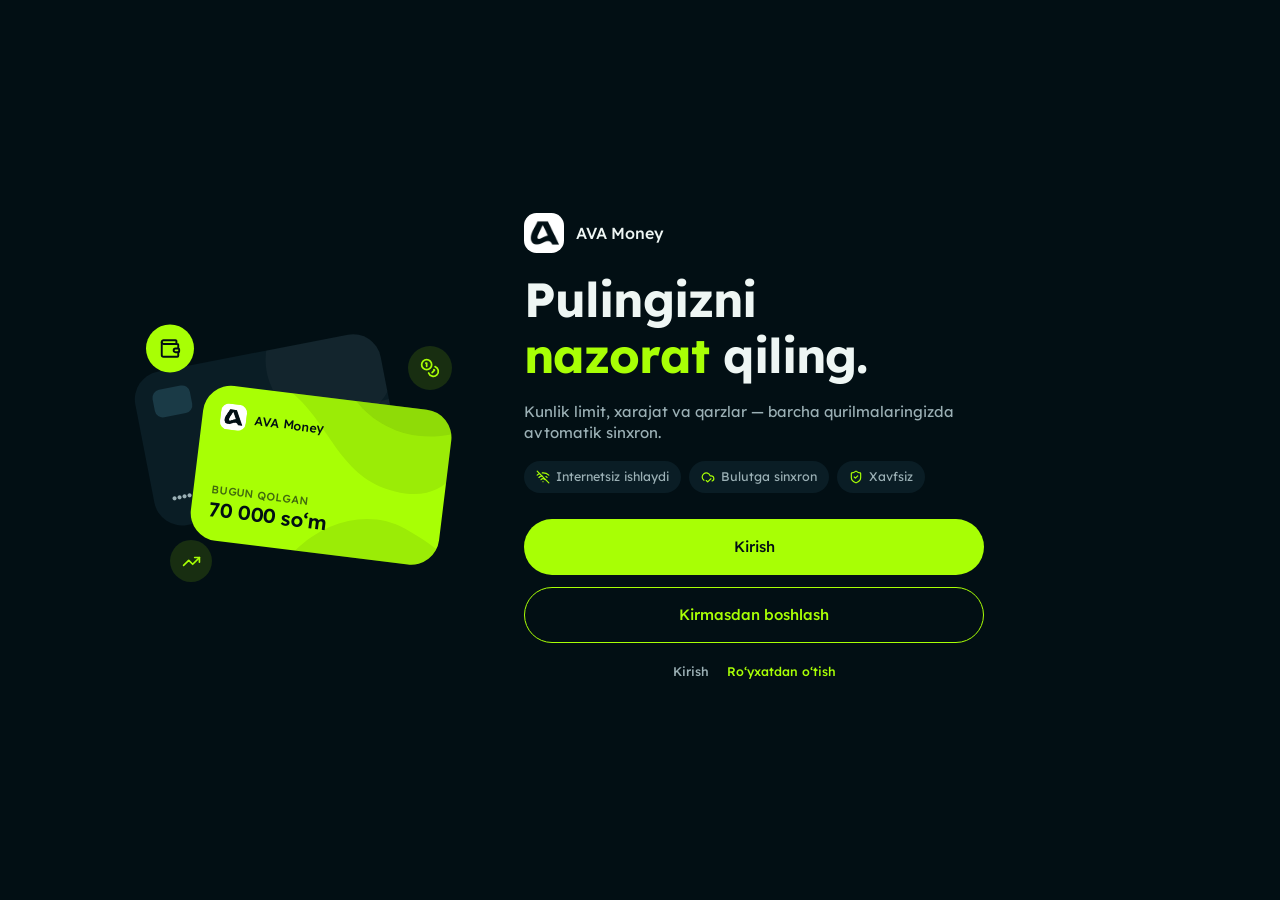
<file: index.html>
<!doctype html>
<html lang="uz">
  <head>
    <meta charset="UTF-8" />
    <meta name="viewport" content="width=device-width, initial-scale=1, maximum-scale=1, user-scalable=no, viewport-fit=cover" />
    <meta name="theme-color" content="#020F14" />
    <link rel="icon" type="image/png" href="./favicon.png" />
    <link rel="apple-touch-icon" href="./apple-touch-icon.png" />
    <title>AVA Money</title>
    <script src="https://telegram.org/js/telegram-web-app.js"></script>
    <style>
      @font-face { font-family: 'Lexend-Regular'; src: url('./fonts/Lexend-Regular.ttf') format('truetype'); font-display: swap; }
      @font-face { font-family: 'Lexend-Medium'; src: url('./fonts/Lexend-Medium.ttf') format('truetype'); font-display: swap; }
      @font-face { font-family: 'Lexend-SemiBold'; src: url('./fonts/Lexend-SemiBold.ttf') format('truetype'); font-display: swap; }
      @font-face { font-family: 'Lexend-Bold'; src: url('./fonts/Lexend-Bold.ttf') format('truetype'); font-display: swap; }
      html, body, #root { height: 100%; margin: 0; background: #020F14; }
      body { overflow: hidden; overscroll-behavior: none; -webkit-tap-highlight-color: transparent; -webkit-text-size-adjust: 100%; font-family: 'Lexend-Regular', system-ui, sans-serif; }
      #root { display: flex; flex-direction: column; }
      input, textarea { font-family: inherit; }
      /* Brauzerning o'z fokus ramkasi kerak emas: maydon konteynerining o'z fokus chegarasi bor. */
      input, textarea, select, [contenteditable] { outline: none !important; box-shadow: none; -webkit-tap-highlight-color: transparent; }
      input:focus, textarea:focus { outline: none !important; }
      /* Tugmalar (Pressable → [role=button], [tabindex]) bosilganda brauzer chegarasi chiqmasin. */
      button:focus, [role]:focus, [tabindex]:focus, *:focus-visible { outline: none !important; }
    </style>
    <script type="module" crossorigin src="./assets/index-BwDxp-a3.js"></script>
  </head>
  <body>
    <div id="root"></div>
  </body>
</html>
</file>
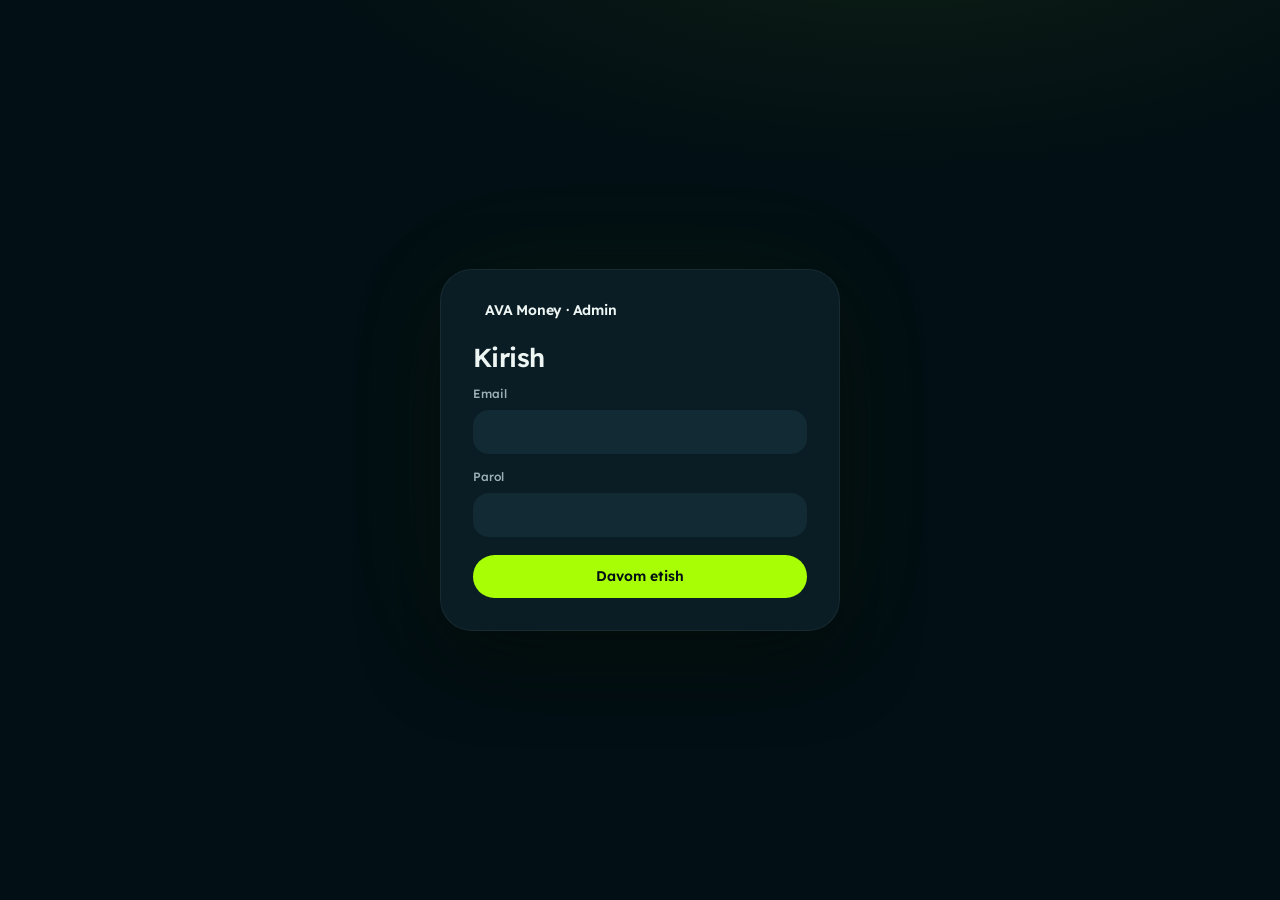
<file: admin/index.html>
<!doctype html>
<html lang="uz">
  <head>
    <meta charset="UTF-8" />
    <meta name="viewport" content="width=device-width, initial-scale=1" />
    <meta name="robots" content="noindex, nofollow" />
    <meta name="color-scheme" content="dark" />
    <meta name="theme-color" content="#020F14" />
    <title>AVA Money · Admin</title>
    <script type="module" crossorigin src="./assets/index-DhdRHr1i.js"></script>
    <link rel="stylesheet" crossorigin href="./assets/index-CdCyphTm.css">
      <meta http-equiv="Content-Security-Policy" content="default-src 'self'; script-src 'self'; style-src 'self' 'unsafe-inline'; img-src 'self' data:; connect-src 'self' https://*.supabase.co; base-uri 'none'; form-action 'self'; frame-ancestors 'none'" />
  </head>
  <body>
    <div id="root"></div>
  </body>
</html>
</file>
<file: admin/assets/index-CdCyphTm.css>
@font-face{font-family:Lexend;font-weight:400;font-display:swap;src:url(./Lexend-Regular-peUU6jwM.ttf) format("truetype")}@font-face{font-family:Lexend;font-weight:500;font-display:swap;src:url(./Lexend-Medium-B4Ng5Mcm.ttf) format("truetype")}@font-face{font-family:Lexend;font-weight:600;font-display:swap;src:url(./Lexend-SemiBold-B1FI2Xqt.ttf) format("truetype")}@font-face{font-family:Lexend;font-weight:700;font-display:swap;src:url(./Lexend-Bold-BHD1AiDd.ttf) format("truetype")}:root{--bg: #020f14;--surface: #0a1d25;--surface-2: #112a34;--surface-3: #1a3a46;--border: rgba(255, 255, 255, .06);--text: #eef6f4;--muted: #9bb0b5;--faint: #647c83;--accent: #a8ff05;--accent-press: #92e300;--accent-soft: rgba(168, 255, 5, .13);--ink: #020f14;--danger: #ff6b5b;--danger-soft: rgba(255, 107, 91, .14);--warn: #ffd27a;--warn-soft: rgba(255, 210, 122, .14);--radius: 24px;--radius-sm: 16px;font-family:Lexend,system-ui,-apple-system,Segoe UI,Roboto,sans-serif;color-scheme:dark}*{box-sizing:border-box}html,body,#root{min-height:100%;height:100%}body{margin:0;color:var(--text);font-size:14px;line-height:1.5;background:var(--bg) radial-gradient(900px 420px at 70% -120px,rgba(168,255,5,.07),transparent 70%) no-repeat;background-attachment:fixed;-webkit-font-smoothing:antialiased}h1{font-size:26px;font-weight:600;margin:0 0 12px;letter-spacing:-.6px;line-height:1.2}h2{font-size:17px;font-weight:600;margin:0 0 12px;letter-spacing:-.2px}strong{font-weight:600}a{color:var(--accent);text-decoration:none}code{background:var(--surface-2);padding:2px 8px;border-radius:8px;font-size:12px;word-break:break-all}.muted{color:var(--muted)}.small{font-size:12px}.error{color:var(--danger);margin:12px 0 0}:focus-visible{outline:2px solid rgba(168,255,5,.55);outline-offset:2px}.brand{display:flex;align-items:center;gap:12px;font-weight:600;letter-spacing:-.2px;line-height:1.15}.brand small{display:block;color:var(--faint);font-weight:500;font-size:11px;letter-spacing:.04em;text-transform:uppercase}.brand-mark{width:38px;height:38px;border-radius:13px;background:var(--accent);color:var(--ink);display:grid;place-items:center;font-weight:700;font-size:18px}.btn{border:0;border-radius:999px;padding:11px 20px;background:var(--surface-2);color:var(--text);font:inherit;font-weight:500;cursor:pointer;transition:background .15s,transform .08s}.btn:hover{background:var(--surface-3)}.btn:active{transform:scale(.98)}.btn.primary{background:var(--accent);color:var(--ink);font-weight:600}.btn.primary:hover{background:var(--accent-press)}.btn.danger{background:var(--danger-soft);color:var(--danger)}.btn.danger:hover{background:#ff6b5b38}.btn.small{padding:7px 14px;font-size:12px}.btn:disabled{opacity:.45;cursor:default;transform:none}.link{background:none;border:0;color:var(--muted);font:inherit;cursor:pointer;margin-top:14px;padding:0;text-decoration:underline}.pills{display:inline-flex;gap:4px;padding:4px;border-radius:999px;background:var(--surface-2)}.pill{border:0;border-radius:999px;padding:7px 16px;background:transparent;color:var(--muted);font:inherit;font-size:13px;font-weight:500;cursor:pointer}.pill:hover{color:var(--text)}.pill.active{background:var(--accent);color:var(--ink);font-weight:600}label{display:grid;gap:7px;margin:0 0 14px;color:var(--muted);font-size:12px;font-weight:500}input,select,textarea{width:100%;padding:12px 16px;border-radius:16px;border:1px solid transparent;background:var(--surface-2);color:var(--text);font:inherit;transition:border-color .15s,box-shadow .15s}input::placeholder,textarea::placeholder{color:var(--faint)}input:focus,select:focus,textarea:focus{outline:none;border-color:#a8ff058c;box-shadow:0 0 0 4px #a8ff051a}input[type=checkbox],input[type=radio]{accent-color:var(--accent)}.login{min-height:100%;display:grid;place-items:center;padding:24px}.login-card{width:100%;max-width:400px;background:var(--surface);border:1px solid var(--border);border-radius:32px;padding:32px;box-shadow:0 30px 80px #00000073,0 0 120px #a8ff050d}.login-card .brand{margin-bottom:24px}.login-card .btn{width:100%;margin-top:4px}.qr{display:block;width:180px;height:180px;margin:12px auto;background:#fff;padding:8px;border-radius:16px}.shell{display:grid;grid-template-columns:252px 1fr;min-height:100%}.sidebar{padding:22px 16px;display:flex;flex-direction:column;gap:22px;position:sticky;top:0;height:100vh;background:#0a1d25b8;-webkit-backdrop-filter:blur(14px);backdrop-filter:blur(14px);border-right:1px solid var(--border)}.sidebar .brand{padding:0 8px}.sidebar nav{display:grid;gap:4px;flex:1;align-content:start}.sidebar nav a{display:flex;align-items:center;gap:12px;padding:11px 14px;border-radius:999px;color:var(--muted);font-weight:500;transition:background .15s,color .15s}.sidebar nav a:hover{background:var(--surface-2);color:var(--text)}.sidebar nav a.active{background:var(--accent-soft);color:var(--accent);font-weight:600}.nav-ico{flex:none}.content{padding:32px 36px 48px;max-width:1240px;width:100%}.page-title{display:flex;align-items:center;justify-content:space-between;gap:12px;margin-bottom:22px;flex-wrap:wrap}.page-title h1{margin:0}.stack{display:grid;gap:18px}.two{display:grid;gap:18px;grid-template-columns:repeat(auto-fit,minmax(320px,1fr))}.card{background:var(--surface);border:1px solid var(--border);border-radius:var(--radius);padding:22px}a.card{color:inherit;transition:background .15s,transform .1s}a.card:hover{background:var(--surface-2)}.card.empty{display:grid;gap:6px;text-align:center;padding:40px 22px}.grid{display:grid;gap:14px;grid-template-columns:repeat(auto-fill,minmax(210px,1fr))}.stat{display:grid;gap:6px}.stat .v{font-size:30px;font-weight:600;letter-spacing:-.9px;line-height:1.1}.stat .l{color:var(--muted);font-size:12px}table{width:100%;border-collapse:collapse}th,td{text-align:left;padding:14px 18px;border-bottom:1px solid var(--border);vertical-align:middle}th{color:var(--faint);font-size:11px;font-weight:600;letter-spacing:.05em;text-transform:uppercase;white-space:nowrap}tbody tr:last-child td{border-bottom:0}tbody tr:hover td{background:#ffffff06}.table-wrap{overflow-x:auto;border:1px solid var(--border);border-radius:var(--radius);background:var(--surface)}.tag{display:inline-block;padding:3px 10px;border-radius:999px;background:var(--surface-2);color:var(--muted);font-size:11px;font-weight:600}.tag.accent{background:var(--accent-soft);color:var(--accent)}.tag.danger{background:var(--danger-soft);color:var(--danger)}.tag.warn{background:var(--warn-soft);color:var(--warn)}.row{display:flex;gap:10px;align-items:center;flex-wrap:wrap}.spacer{flex:1}.tiles{display:grid;gap:12px;grid-template-columns:repeat(auto-fit,minmax(190px,1fr))}.tile{display:grid;gap:4px;justify-items:center;text-align:center;padding:18px 12px;border-radius:var(--radius-sm);background:var(--surface);border:1px solid var(--border)}.tile b{font-size:22px;font-weight:600;letter-spacing:-.5px}.tile span{color:var(--muted);font-size:12px}.heat{display:grid;grid-template-columns:28px repeat(24,minmax(0,1fr));gap:4px;align-items:center}.heat-h{font-size:10px;color:var(--faint);text-align:center}.heat-d{font-size:11px;color:var(--muted);font-weight:500}.cell{display:block;aspect-ratio:1 / 1;border-radius:7px;background:#a8ff050f}.cell.l1{background:#a8ff053d}.cell.l2{background:#a8ff0575}.cell.l3{background:#a8ff05b8}.cell.l4{background:var(--accent);box-shadow:0 0 14px #a8ff0573}.heat .cell:hover{outline:2px solid rgba(255,255,255,.5)}.legend{display:flex;align-items:center;gap:6px;margin-top:16px;justify-content:flex-end}.legend .cell{width:14px;height:14px;aspect-ratio:auto;border-radius:5px}.bars{display:flex;align-items:stretch;gap:4px;height:160px;overflow-x:auto}.bar-col{position:relative;flex:1 0 14px;min-width:14px;padding-bottom:18px;display:flex;align-items:flex-end;justify-content:center}.bar-col span{position:absolute;bottom:0;left:0;right:0;text-align:center;font-size:10px;line-height:14px;color:var(--faint)}.bar{display:block;width:100%;max-width:22px;border-radius:8px 8px 4px 4px;background:var(--accent);min-height:3px}.bar.alt{background:#6fe3c4}.modal-back{position:fixed;top:0;right:0;bottom:0;left:0;background:#000609b3;-webkit-backdrop-filter:blur(4px);backdrop-filter:blur(4px);display:grid;place-items:center;padding:16px;z-index:20}.modal{width:100%;max-width:580px;max-height:90vh;overflow:auto;background:var(--surface);border:1px solid var(--border);border-radius:32px;padding:26px;box-shadow:0 30px 90px #00000080}@media(max-width:760px){.shell{grid-template-columns:1fr}.sidebar{position:static;height:auto;flex-direction:row;flex-wrap:wrap;align-items:center;border-right:0;border-bottom:1px solid var(--border)}.sidebar nav{display:flex;flex-wrap:wrap}.content{padding:18px 16px 40px}th,td{padding:12px}}
</file>
